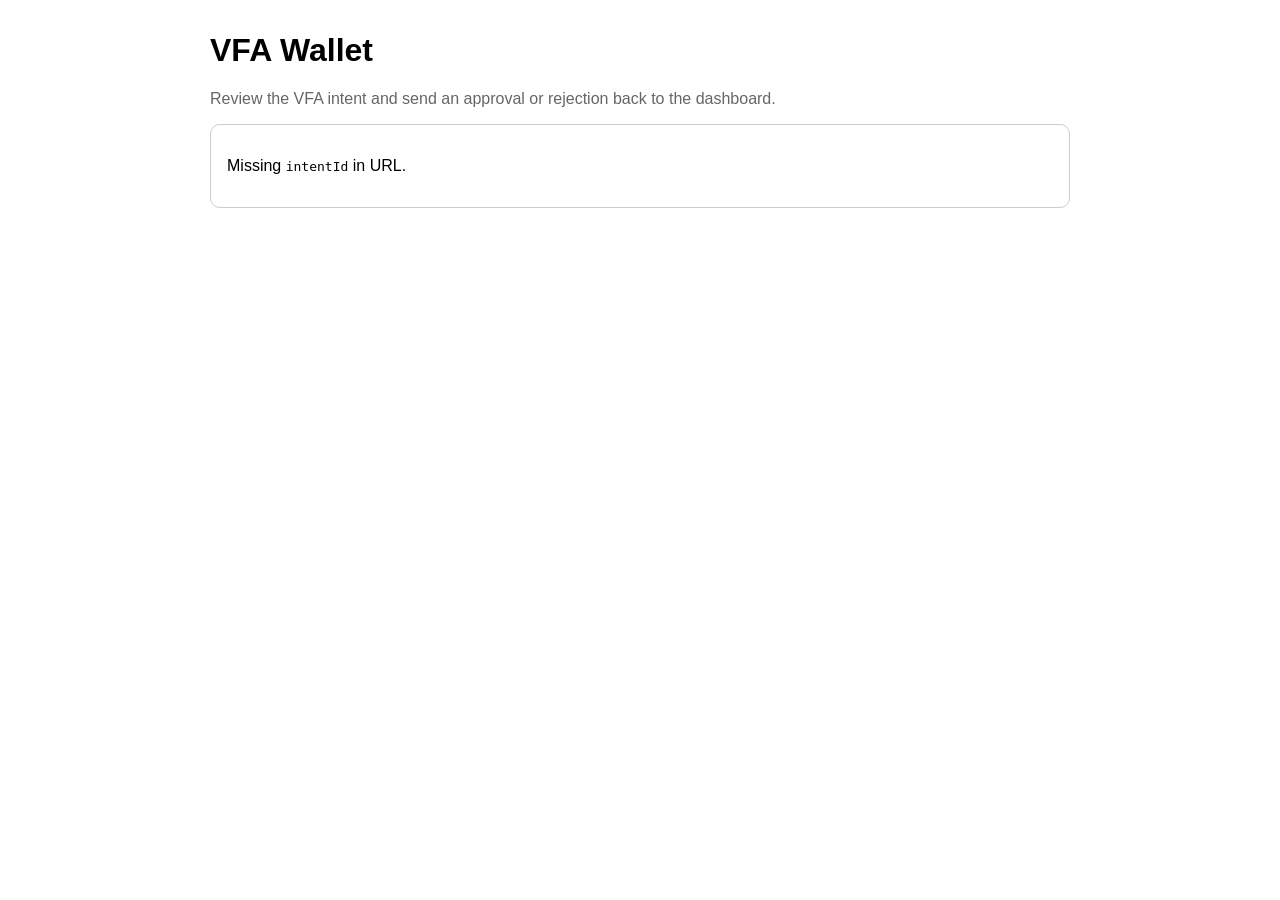
<file: wallet/index.html>
<!doctype html>
<html lang="en">
<head>
  <meta charset="utf-8">
  <title>VFA Wallet</title>
  <meta name="viewport" content="width=device-width, initial-scale=1">
  <link rel="stylesheet" href="wallet.css">
</head>
<body>
  <h1>VFA Wallet</h1>
  <p class="muted">Review the VFA intent and send an approval or rejection back to the dashboard.</p>
  <div id="content" class="card">Loading…</div>
  <script src="wallet.js"></script>
</body>
</html>
</file>
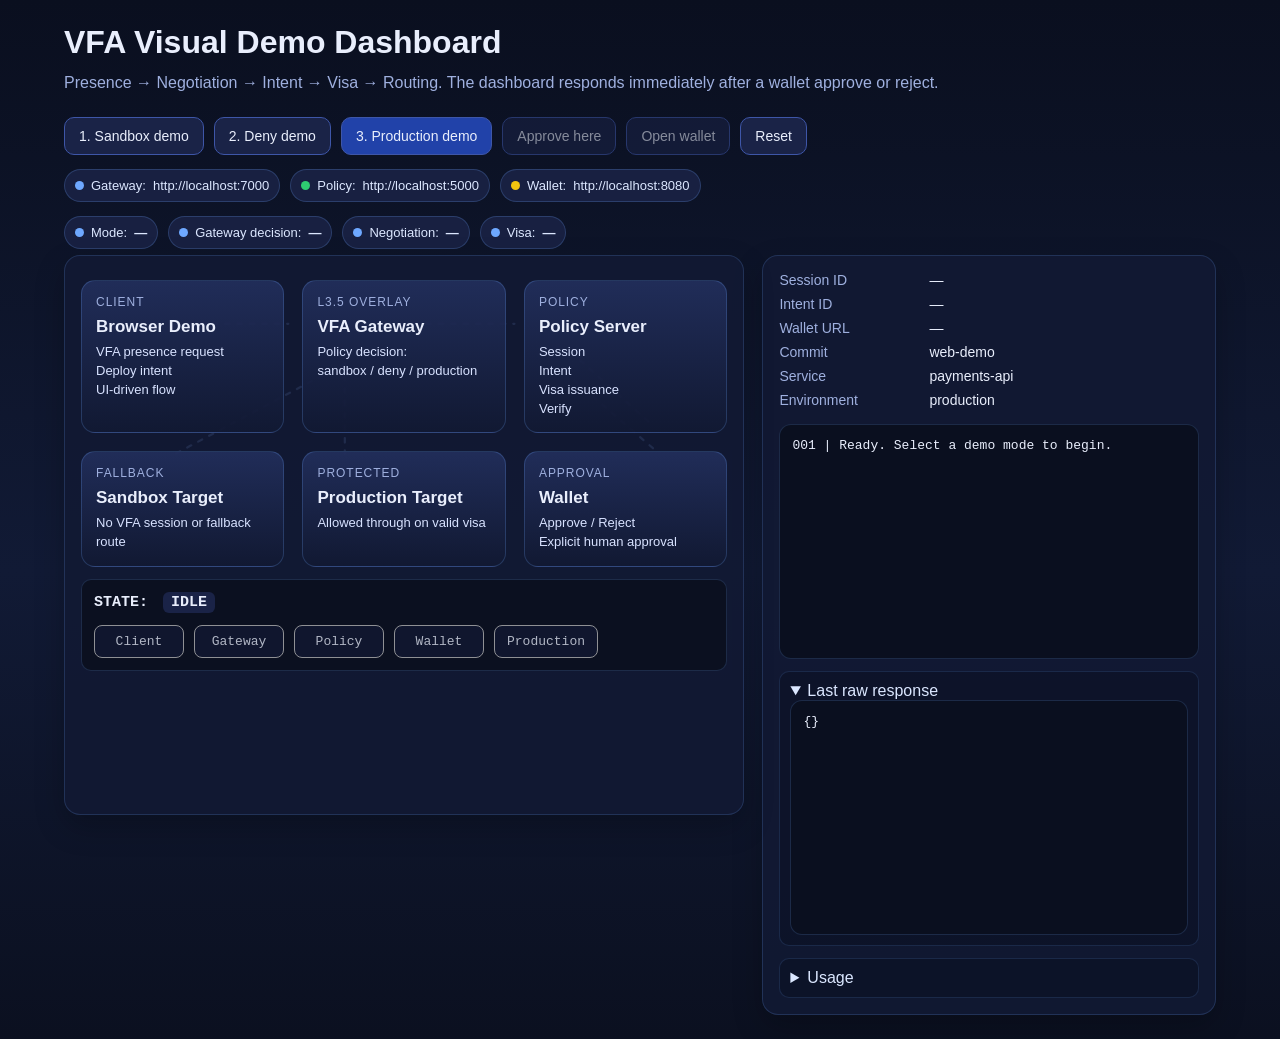
<file: wallet/demo.html>
<!doctype html>
<html lang="en">

<head>
  <meta charset="utf-8">
  <title>VFA Visual Demo Dashboard</title>
  <meta name="viewport" content="width=device-width, initial-scale=1">
  <link rel="stylesheet" href="demo.css">
</head>

<body>
  <div class="wrap">
    <h1>VFA Visual Demo Dashboard</h1>
    <p class="lead">
      Presence → Negotiation → Intent → Visa → Routing.
      The dashboard responds immediately after a wallet approve or reject.
    </p>

    <div class="toolbar">
      <button id="btnSandbox">1. Sandbox demo</button>
      <button id="btnDeny">2. Deny demo</button>
      <button id="btnProd" class="primary">3. Production demo</button>
      <button id="btnApprove" disabled>Approve here</button>
      <button id="btnOpenWallet" disabled>Open wallet</button>
      <button id="btnReset">Reset</button>
    </div>

    <div class="subtoolbar">
      <span class="badge"><span class="dot" style="background:#6ea8ff"></span> Gateway:
        <span>http://localhost:7000</span></span>
      <span class="badge"><span class="dot" style="background:#2ecc71"></span> Policy:
        <span>http://localhost:5000</span></span>
      <span class="badge"><span class="dot" style="background:#f1c40f"></span> Wallet:
        <span>http://localhost:8080</span></span>
    </div>

    <div class="statusbar">
      <span class="badge"><span class="dot" id="dotMode" style="background:#6ea8ff"></span>Mode: <strong
          id="modeLabel">—</strong></span>
      <span class="badge"><span class="dot" id="dotDecision" style="background:#6ea8ff"></span>Gateway decision: <strong
          id="decisionLabel">—</strong></span>
      <span class="badge"><span class="dot" id="dotNegotiation" style="background:#6ea8ff"></span>Negotiation: <strong
          id="negotiationLabel">—</strong></span>
      <span class="badge"><span class="dot" id="dotVisa" style="background:#6ea8ff"></span>Visa: <strong
          id="visaLabel">—</strong></span>
    </div>

    <div class="layout">
      <div class="panel flow">
        <svg class="lines" viewBox="0 0 1200 620" preserveAspectRatio="none" aria-hidden="true">
          <path id="lineClientGateway" class="pulse" d="M195 120 L395 120" />
          <path id="lineGatewayPolicy" class="pulse" d="M595 120 L795 120" />
          <path id="linePolicyWallet" class="pulse" d="M895 170 L1040 300" />
          <path id="lineWalletPolicy" class="pulse" d="M1040 340 L895 215" />
          <path id="lineGatewayProd" class="pulse" d="M495 190 L495 350" />
          <path id="lineGatewaySandbox" class="pulse" d="M495 190 L195 350" />
        </svg>

        <div class="flow-grid">
          <div class="node" id="nodeClient">
            <div class="role">client</div>
            <h3>Browser Demo</h3>
            <div class="meta">VFA presence request
              Deploy intent
              UI-driven flow</div>
          </div>

          <div class="node" id="nodeGateway">
            <div class="role">l3.5 overlay</div>
            <h3>VFA Gateway</h3>
            <div class="meta">Policy decision:
              sandbox / deny / production</div>
          </div>

          <div class="node" id="nodePolicy">
            <div class="role">policy</div>
            <h3>Policy Server</h3>
            <div class="meta">Session
              Intent
              Visa issuance
              Verify</div>
          </div>

          <div class="node" id="nodeSandbox">
            <div class="role">fallback</div>
            <h3>Sandbox Target</h3>
            <div class="meta">No VFA session or fallback route</div>
          </div>

          <div class="node" id="nodeProd">
            <div class="role">protected</div>
            <h3>Production Target</h3>
            <div class="meta">Allowed through on valid visa</div>
          </div>

          <div class="node" id="nodeWallet">
            <div class="role">approval</div>
            <h3>Wallet</h3>
            <div class="meta">Approve / Reject
              Explicit human approval</div>
          </div>
        </div>
        <!-- Protocol monitor -->
        <div class="proto-panel">
          <div class="proto-state">
            <strong>STATE:</strong>
            <span id="protoState">IDLE</span>
          </div>
        
          <div class="proto-actors">
            <div class="actor" id="actor-client">Client</div>
            <div class="actor" id="actor-gateway">Gateway</div>
            <div class="actor" id="actor-policy">Policy</div>
            <div class="actor" id="actor-wallet">Wallet</div>
            <div class="actor" id="actor-production">Production</div>
          </div>
        </div>
      </div>

      <div class="panel log">
        <div class="kv">
          <div>Session ID</div>
          <div id="sessionId">—</div>
          <div>Intent ID</div>
          <div id="intentId">—</div>
          <div>Wallet URL</div>
          <div id="walletUrl">—</div>
          <div>Commit</div>
          <div id="commitValue">web-demo</div>
          <div>Service</div>
          <div id="serviceValue">payments-api</div>
          <div>Environment</div>
          <div id="envValue">production</div>
        </div>

        <div class="console" id="console">Ready. Select a demo mode to begin.</div>

        <details open>
          <summary>Last raw response</summary>
          <div class="console" id="jsonBox">{}</div>
        </details>

        <details>
          <summary>Usage</summary>
          <div class="hint">
            <strong>Sandbox demo:</strong> no VFA session — gateway routes to sandbox.<br>
            <strong>Deny demo:</strong> VFA session exists but no visa — gateway blocks the request.<br>
            <strong>Production demo:</strong> after session and intent are created, open the wallet and approve or reject.<br>
            The dashboard reacts to wallet events automatically.
          </div>
        </details>
      </div>
    </div>
  </div>


  <script src="demo.js"></script>

</body>

</html>
</file>
<file: wallet/wallet.css>
body {
    font-family: Arial, sans-serif;
    max-width: 860px;
    margin: 2rem auto;
    padding: 0 1rem;
}

.card {
    border: 1px solid #ccc;
    border-radius: 10px;
    padding: 1rem;
    margin-top: 1rem;
}

button {
    padding: 0.7rem 1rem;
    margin-right: 0.5rem;
    cursor: pointer;
}

pre {
    white-space: pre-wrap;
    word-break: break-word;
    background: #f6f6f6;
    padding: 1rem;
    border-radius: 8px;
}

.muted {
    color: #666;
}

.card.approved {
    border-color: #2ecc71;
    box-shadow: 0 0 10px rgba(46, 204, 113, 0.4);
}

.card.rejected {
    border-color: #e74c3c;
    box-shadow: 0 0 10px rgba(231, 76, 60, 0.4);
}

#walletStatus {
    font-weight: bold;
    margin-top: 0.8rem;
}

.status-approved {
    color: #2ecc71;
}

.status-rejected {
    color: #e74c3c;
}
</file>
<file: wallet/demo.css>
:root {
    --bg: #0b1020;
    --panel: #121933;
    --panel2: #1a2347;
    --text: #e9eefc;
    --muted: #9fb0df;
    --ok: #2ecc71;
    --warn: #f1c40f;
    --deny: #e74c3c;
    --accent: #6ea8ff;
}

* {
    box-sizing: border-box;
}

body {
    margin: 0;
    font-family: Inter, Arial, sans-serif;
    background: linear-gradient(180deg, #0a0f1f, #111a35 55%, #0b1020);
    color: var(--text);
}

.wrap {
    max-width: 1200px;
    margin: 0 auto;
    padding: 24px;
}

h1 {
    margin: 0 0 10px 0;
    font-size: 32px;
}

p.lead {
    margin: 0 0 22px 0;
    color: var(--muted);
    line-height: 1.5;
}

.toolbar,
.subtoolbar {
    display: flex;
    flex-wrap: wrap;
    gap: 10px;
    margin-bottom: 14px;
}

button {
    background: var(--panel2);
    color: var(--text);
    border: 1px solid #3e56a8;
    border-radius: 10px;
    padding: 10px 14px;
    cursor: pointer;
    font-size: 14px;
}

button.primary {
    background: #2142a9;
}

button:hover {
    filter: brightness(1.08);
}

button:disabled {
    opacity: .55;
    cursor: not-allowed;
}

.layout {
    display: grid;
    grid-template-columns: 1.5fr 1fr;
    gap: 18px;
    align-items: start;
}

.panel {
    background: rgba(18, 25, 51, .92);
    border: 1px solid rgba(110, 168, 255, .18);
    border-radius: 16px;
    padding: 16px;
    box-shadow: 0 12px 30px rgba(0, 0, 0, .22);
}

.flow {
    min-height: 560px;
    position: relative;
    overflow: hidden;
}

.flow-grid {
    display: grid;
    grid-template-columns: repeat(3, 1fr);
    gap: 18px;
    margin-top: 8px;
}

.node {
    position: relative;
    min-height: 112px;
    border: 1px solid rgba(110, 168, 255, .22);
    border-radius: 14px;
    background: linear-gradient(180deg, rgba(34, 46, 91, .95), rgba(18, 25, 51, .95));
    padding: 14px;
    transition: transform .2s ease, box-shadow .2s ease, border-color .2s ease;
}

.node h3 {
    margin: 0 0 6px 0;
    font-size: 17px;
}

.node .role {
    font-size: 12px;
    color: var(--muted);
    text-transform: uppercase;
    letter-spacing: .08em;
    margin-bottom: 8px;
}

.node .meta {
    font-size: 13px;
    color: #d8e2ff;
    line-height: 1.45;
    white-space: pre-line;
}

.node.active {
    transform: translateY(-2px);
    border-color: var(--accent);
    box-shadow: 0 0 0 1px rgba(110, 168, 255, .25), 0 0 24px rgba(110, 168, 255, .22);
}

.node.ok {
    border-color: rgba(46, 204, 113, .65);
    box-shadow: 0 0 24px rgba(46, 204, 113, .18);
}

.node.warn {
    border-color: rgba(241, 196, 15, .7);
    box-shadow: 0 0 24px rgba(241, 196, 15, .14);
}

.node.deny {
    border-color: rgba(231, 76, 60, .7);
    box-shadow: 0 0 24px rgba(231, 76, 60, .16);
}

.lines {
    position: absolute;
    inset: 0;
    pointer-events: none;
}

.pulse {
    stroke: #8fb6ff;
    stroke-width: 4;
    fill: none;
    stroke-linecap: round;
    stroke-dasharray: 8 14;
    opacity: .12;
}

.pulse.active {
    opacity: .95;
    animation: dash 1.2s linear infinite;
}

.pulse.ok {
    stroke: var(--ok);
    opacity: .9;
}

.pulse.warn {
    stroke: var(--warn);
    opacity: .9;
}

.pulse.deny {
    stroke: var(--deny);
    opacity: .95;
}

@keyframes dash {
    to {
        stroke-dashoffset: -44;
    }
}

.statusbar {
    display: flex;
    flex-wrap: wrap;
    gap: 10px;
    margin: 12px 0 6px 0;
}

.badge {
    display: inline-flex;
    align-items: center;
    gap: 7px;
    padding: 8px 10px;
    border-radius: 999px;
    background: #182041;
    border: 1px solid rgba(110, 168, 255, .22);
    color: #dce7ff;
    font-size: 13px;
}

.dot {
    width: 9px;
    height: 9px;
    border-radius: 50%;
}

.log {
    min-height: 560px;
}

.kv {
    display: grid;
    grid-template-columns: 140px 1fr;
    gap: 8px 10px;
    font-size: 14px;
    margin-bottom: 16px;
}

.kv div:nth-child(odd) {
    color: var(--muted);
}

.console {
    background: #0a0f1f;
    border: 1px solid rgba(110, 168, 255, .18);
    border-radius: 12px;
    padding: 12px;
    font-family: ui-monospace, SFMono-Regular, Menlo, Consolas, monospace;
    font-size: 13px;
    line-height: 1.45;
    min-height: 235px;
    white-space: pre-wrap;
    word-break: break-word;
}
/*--------protocol monitor------------*/
.proto-panel {
    border: 1px solid rgba(110, 168, 255, .18);
    border-radius: 10px;
    padding: 12px;
    margin: 12px 0;
    background: var(--bg);
}

.proto-state {
    margin-bottom: 12px;
    font-family: monospace;
    font-size: 15px;
}

#protoState {
    display: inline-block;
    margin-left: 6px;
    padding: 2px 8px;
    border-radius: 6px;
    background: var(--panel2);
    font-weight: bold;
}

.proto-actors {
    display: flex;
    gap: 10px;
    flex-wrap: wrap;
}

.actor {
    padding: 8px 12px;
    border: 1px solid #bbb;
    border-radius: 8px;
    background: var(--panel);
    font-family: monospace;
    min-width: 90px;
    text-align: center;
    opacity: 0.75;
    transition: all 0.2s ease;
}

.actor.active {
    border-color: #6ea8ff;
    background: #3563b8;
    box-shadow: 0 0 0 1px rgba(110,168,255,.35), 0 0 18px rgba(110,168,255,.18);
    opacity: 1;
    font-weight: bold;
    transform: translateY(-1px);
}

.actor.done {
    background: #105110;
    border-color: #4a9b4a;
    opacity: 1;
}

.actor.error {
    background: #6d3838;
    border-color: #c85a5a;
    opacity: 1;
}
/*----------------------------*/
details {
    margin-top: 12px;
    border: 1px solid rgba(110, 168, 255, .15);
    border-radius: 10px;
    padding: 10px;
    background: rgba(10, 15, 31, .45);
}

summary {
    cursor: pointer;
    color: #dbe7ff;
}

.hint {
    color: var(--muted);
    font-size: 13px;
}

.link {
    color: #9fc0ff;
}

@media (max-width: 980px) {
    .layout {
        grid-template-columns: 1fr;
    }

    .flow {
        min-height: auto;
    }

    .log {
        min-height: auto;
    }

    .flow-grid {
        grid-template-columns: 1fr 1fr;
    }
}

@media (max-width: 620px) {
    .flow-grid {
        grid-template-columns: 1fr;
    }

    h1 {
        font-size: 26px;
    }

    .kv {
        grid-template-columns: 1fr;
    }
}
</file>
